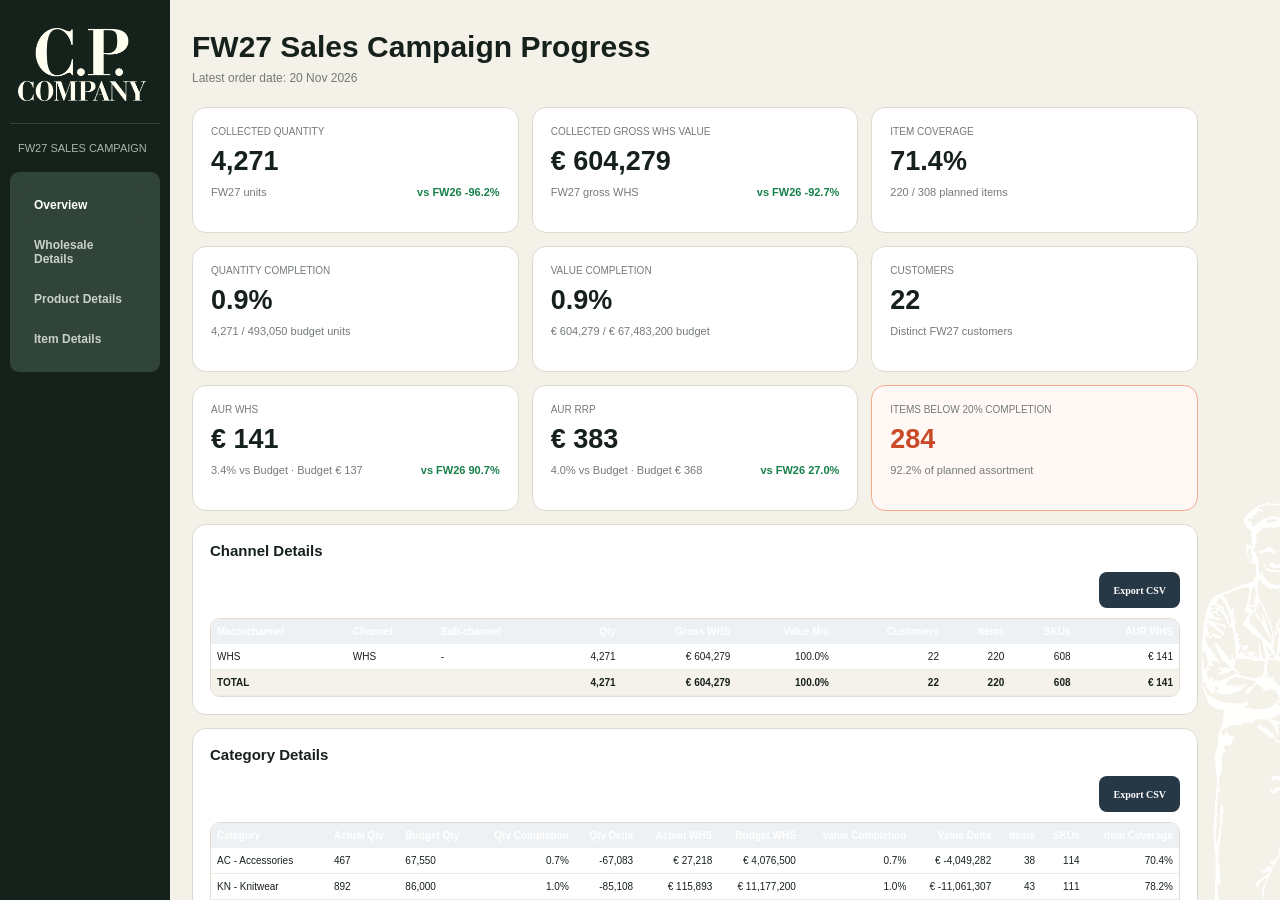
<file: index.html>
<!doctype html><html><head><meta charset="utf-8"><meta name="viewport" content="width=device-width,initial-scale=1"><title>FW27 Sales Campaign Progress</title><style>html,body{margin:0;width:100%;height:100%;overflow:hidden;background:#f4f1e9}iframe{display:block;border:0;width:100%;height:100vh;background:#f4f1e9}</style></head><body><iframe id="dash" title="FW27 Sales Campaign Progress"></iframe><script>fetch('data/dashboard-data.json?ts='+Date.now()).then(r=>{if(!r.ok)throw new Error('Unable to load dashboard-data.json');return r.json()}).then(d=>{document.getElementById('dash').srcdoc=d.pages['overview']}).catch(e=>{document.body.innerHTML='<div style="font:16px Segoe UI;padding:30px">Data update error: '+e.message+'</div>'});</script></body></html>
</file>
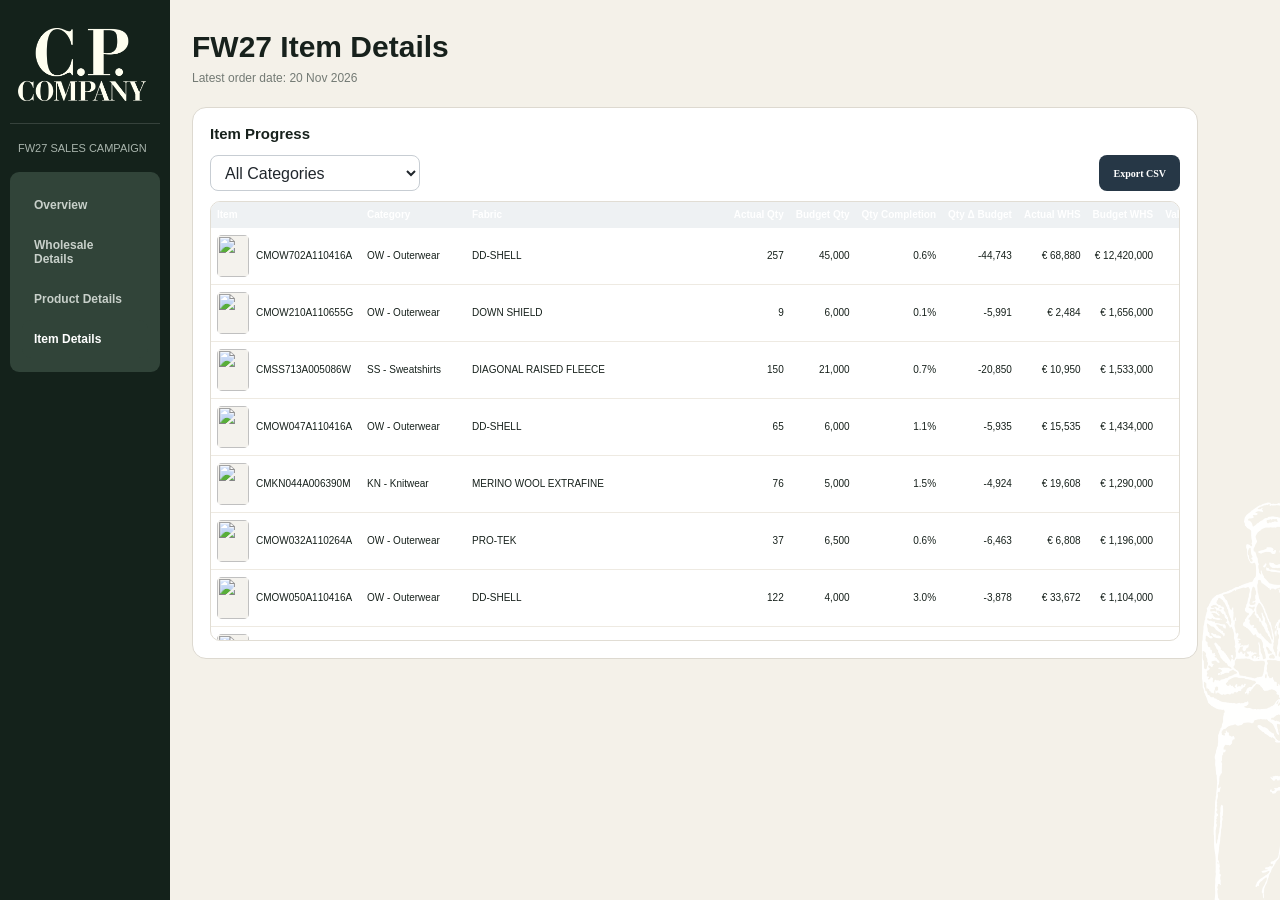
<file: items.html>
<!doctype html><html><head><meta charset="utf-8"><meta name="viewport" content="width=device-width,initial-scale=1"><title>FW27 Item Details</title><style>html,body{margin:0;width:100%;height:100%;overflow:hidden;background:#f4f1e9}iframe{display:block;border:0;width:100%;height:100vh;background:#f4f1e9}</style></head><body><iframe id="dash" title="FW27 Item Details"></iframe><script>fetch('data/dashboard-data.json?ts='+Date.now()).then(r=>{if(!r.ok)throw new Error('Unable to load dashboard-data.json');return r.json()}).then(d=>{document.getElementById('dash').srcdoc=d.pages['items']}).catch(e=>{document.body.innerHTML='<div style="font:16px Segoe UI;padding:30px">Data update error: '+e.message+'</div>'});</script></body></html>
</file>
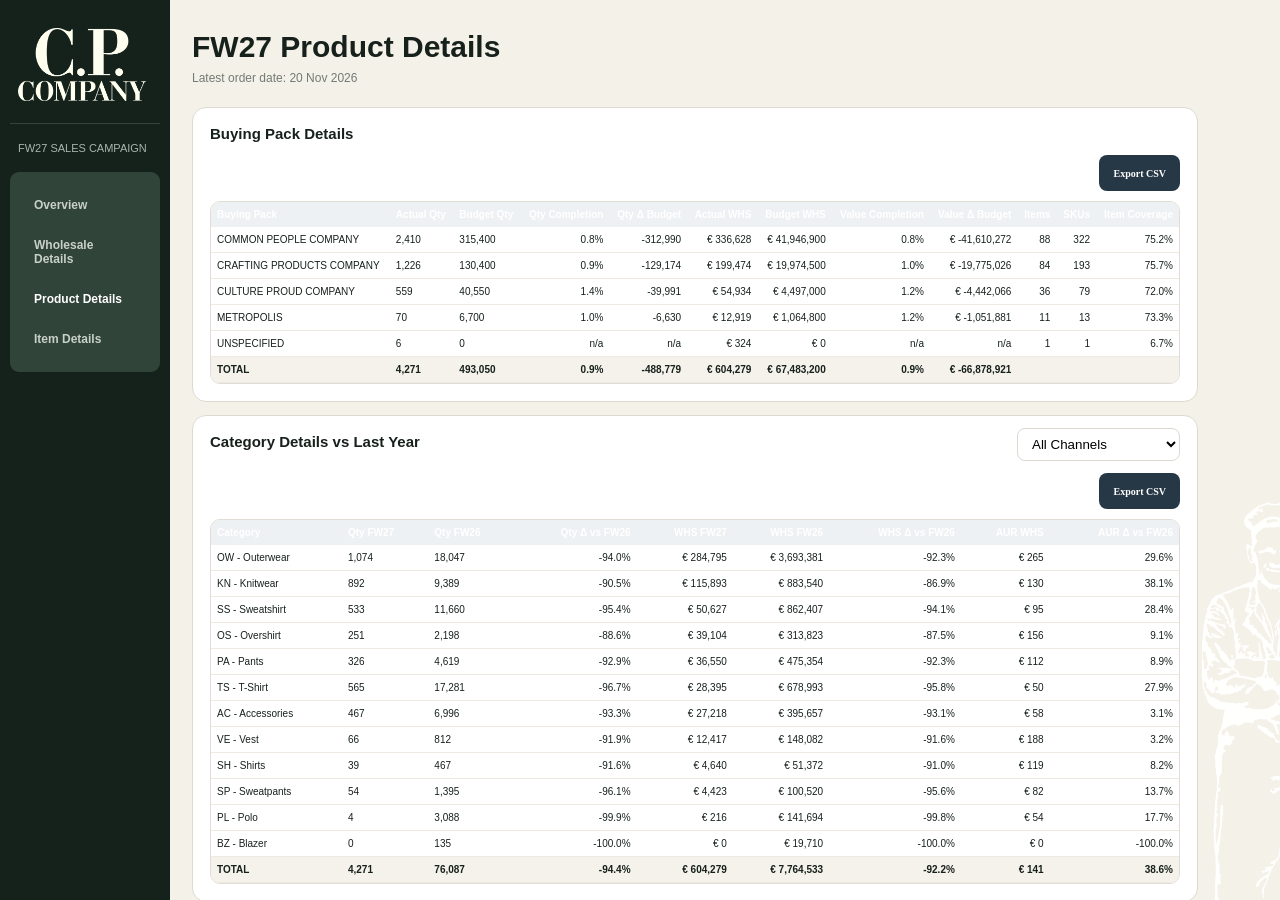
<file: product.html>
<!doctype html><html><head><meta charset="utf-8"><meta name="viewport" content="width=device-width,initial-scale=1"><title>FW27 Product Details</title><style>html,body{margin:0;width:100%;height:100%;overflow:hidden;background:#f4f1e9}iframe{display:block;border:0;width:100%;height:100vh;background:#f4f1e9}</style></head><body><iframe id="dash" title="FW27 Product Details"></iframe><script>fetch('data/dashboard-data.json?ts='+Date.now()).then(r=>{if(!r.ok)throw new Error('Unable to load dashboard-data.json');return r.json()}).then(d=>{document.getElementById('dash').srcdoc=d.pages['product']}).catch(e=>{document.body.innerHTML='<div style="font:16px Segoe UI;padding:30px">Data update error: '+e.message+'</div>'});</script></body></html>
</file>
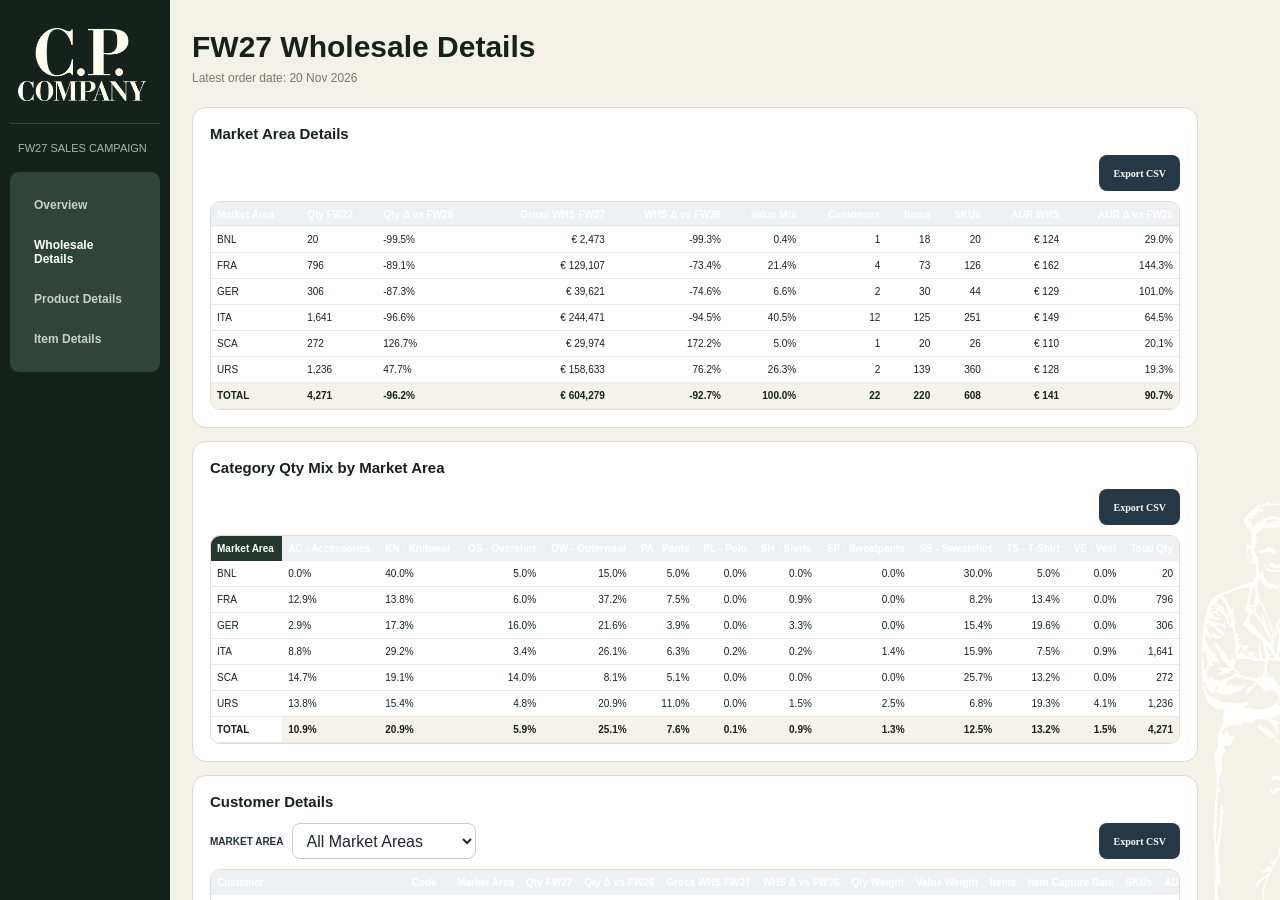
<file: wholesale.html>
<!doctype html><html><head><meta charset="utf-8"><meta name="viewport" content="width=device-width,initial-scale=1"><title>FW27 Wholesale Details</title><style>html,body{margin:0;width:100%;height:100%;overflow:hidden;background:#f4f1e9}iframe{display:block;border:0;width:100%;height:100vh;background:#f4f1e9}</style></head><body><iframe id="dash" title="FW27 Wholesale Details"></iframe><script>fetch('data/dashboard-data.json?ts='+Date.now()).then(r=>{if(!r.ok)throw new Error('Unable to load dashboard-data.json');return r.json()}).then(d=>{document.getElementById('dash').srcdoc=d.pages['wholesale']}).catch(e=>{document.body.innerHTML='<div style="font:16px Segoe UI;padding:30px">Data update error: '+e.message+'</div>'});</script></body></html>
</file>
